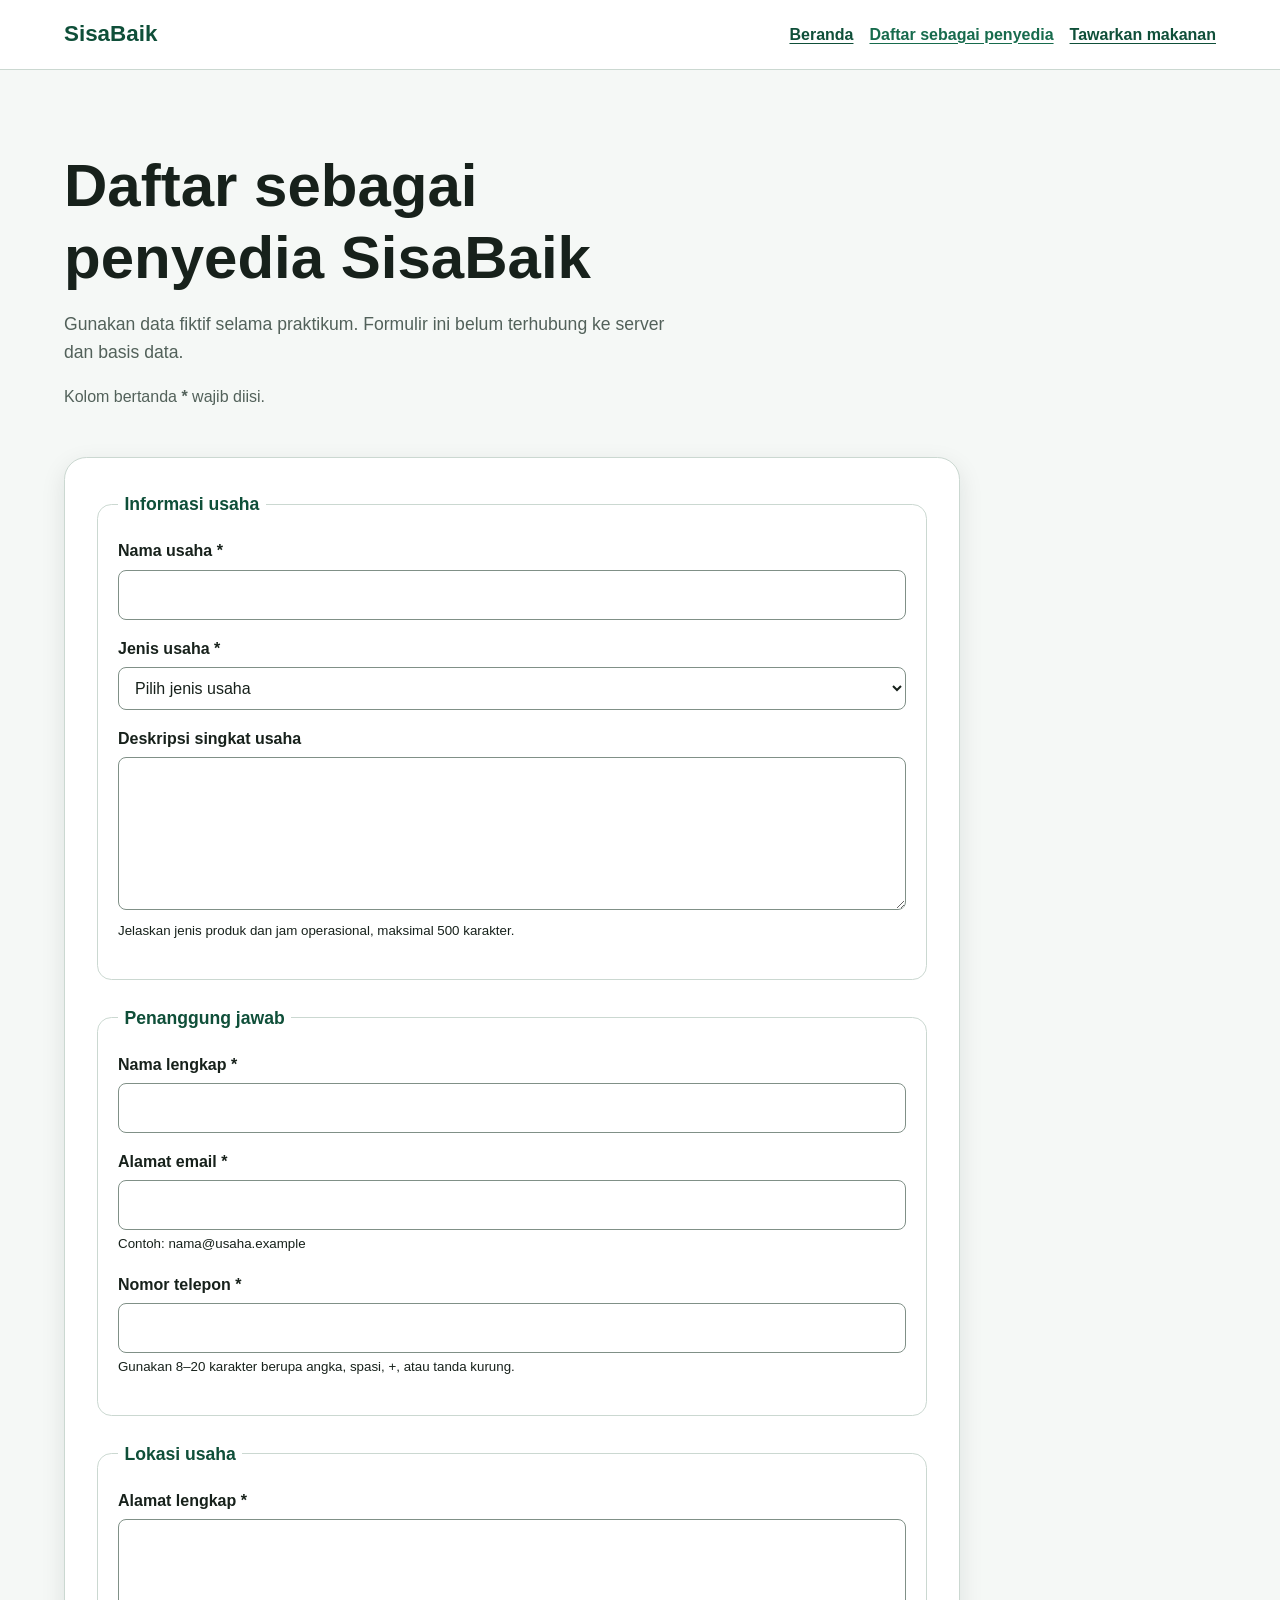
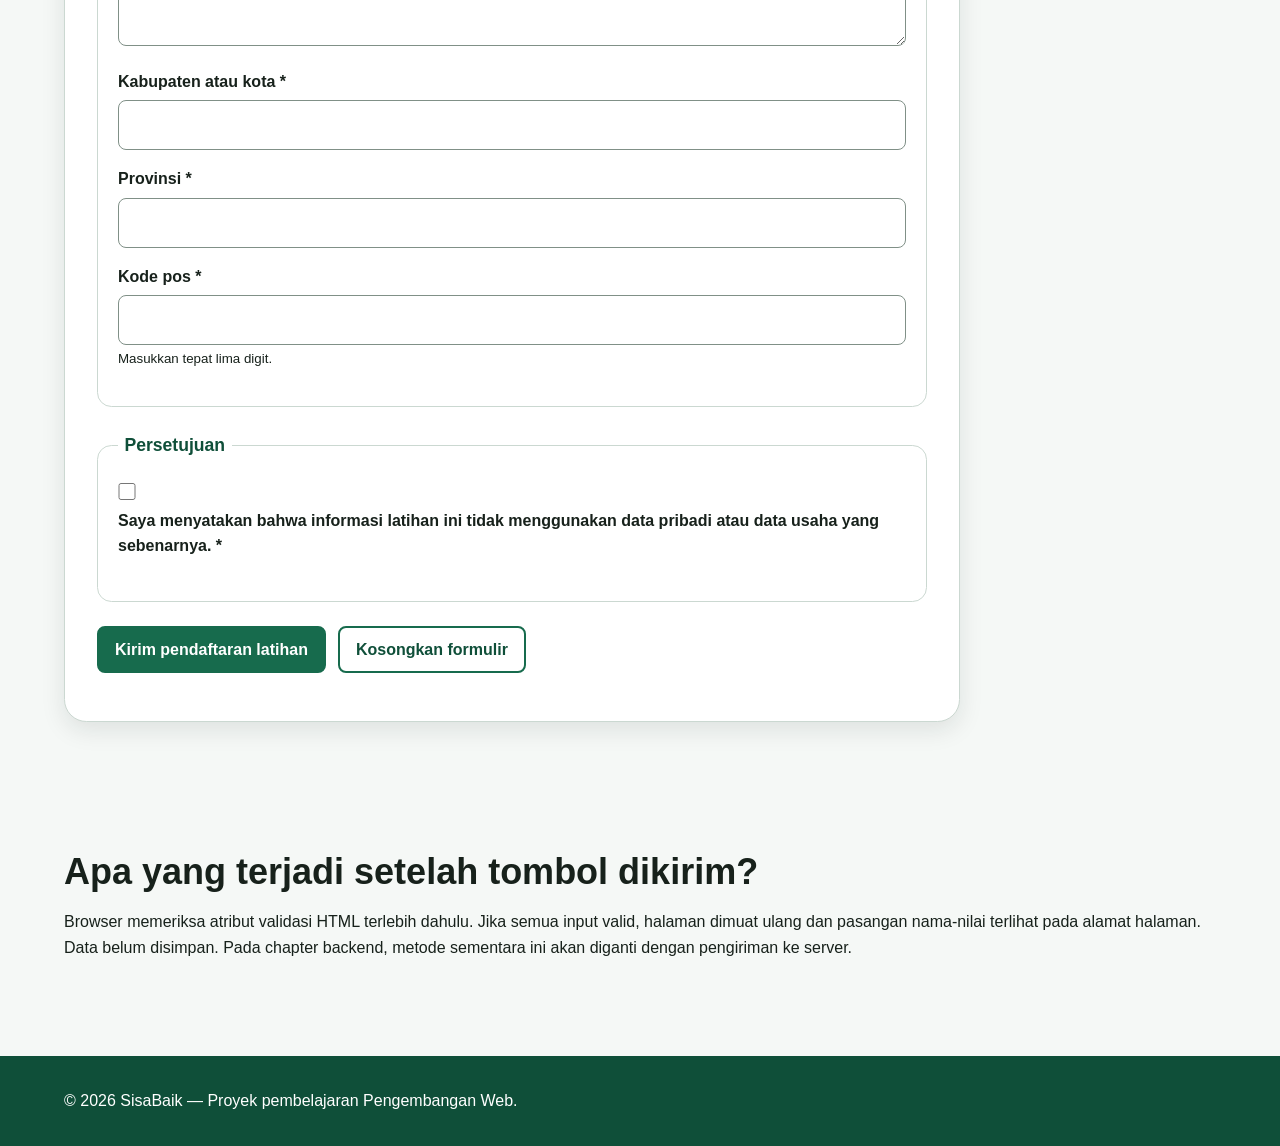
<file: daftar-penyedia.html>
<!doctype html>
<html lang="id">
<head> <script src="app.js" defer></script>
<meta charset="utf-8">
<meta name="viewport" content="width=device-width, initial-scale=1">
<meta name="description"
content="Formulir prototipe untuk mendaftarkan usaha sebagai penyedia makanan di SisaBaik."
>
<title>Daftar Penyedia | SisaBaik</title>
<link rel="stylesheet" href="style.css">
</head>
<body>
<a class="skip-link" href="#konten-utama">Lewati ke konten utama</a>

<header class="site-header">
<div class="container header-layout">
<p class="brand">SisaBaik</p>
<nav aria-label="Navigasi utama">
<ul class="nav-list">
<li><a href="index.html">Beranda</a></li>
<li>
<a href="daftar-penyedia.html" aria-current="page"> Daftar sebagai penyedia
</a>
</li>
<li><a href="tawarkan-makanan.html">Tawarkan makanan</a></li>
</ul>
</nav>
</div>
</header>

<main class="container" id="konten-utama" tabindex="-1">
<div class="page-heading">
<h1>Daftar sebagai penyedia SisaBaik</h1>
<p class="lead">
Gunakan data fiktif selama praktikum. Formulir ini belum terhubung ke server dan basis data.
</p>
<p class="required-note" id="petunjuk-wajib">Kolom bertanda <strong>*</strong> wajib diisi.</p>
</div>

<form
class="form-card" action="daftar-penyedia.html" method="get"
aria-describedby="petunjuk-wajib"
>
<fieldset class="form-section">
<legend>Informasi usaha</legend>

<p>
<label for="nama-usaha">Nama usaha *</label><br>
<input type="text" id="nama-usaha"
name="nama_usaha" autocomplete="organization" minlength="3" maxlength="100"
required
>
</p>

<p>
<label for="jenis-usaha">Jenis usaha *</label><br>
<select id="jenis-usaha" name="jenis_usaha" required>
<option value="">Pilih jenis usaha</option>
<option value="restoran">Restoran</option>
<option value="toko-roti">Toko roti</option>
<option value="katering">Katering</option>
<option value="ritel">Toko ritel</option>
<option value="hotel">Hotel atau penginapan</option>
<option value="lainnya">Lainnya</option>
</select>
</p>

<p>
<label for="deskripsi-usaha">Deskripsi singkat usaha</label><br>
<textarea id="deskripsi-usaha"
name="deskripsi_usaha" rows="5" maxlength="500"
aria-describedby="bantuan-deskripsi"
></textarea><br>
<small id="bantuan-deskripsi">
Jelaskan jenis produk dan jam operasional, maksimal 500 karakter.
</small>
</p>
</fieldset>

<fieldset class="form-section">
<legend>Penanggung jawab</legend>

<p>
<label for="nama-penanggung-jawab">Nama lengkap *</label><br>
<input type="text"
id="nama-penanggung-jawab" name="nama_penanggung_jawab" autocomplete="name" minlength="3"
maxlength="100" required
>
</p>
<p>
<label for="email">Alamat email *</label><br>
<input type="email" id="email" name="email"
autocomplete="email" maxlength="254"
aria-describedby="bantuan-email" required
><br>
<small id="bantuan-email">Contoh: nama@usaha.example</small>
</p>

<p>
<label for="telepon">Nomor telepon *</label><br>
<input type="tel" id="telepon"
name="telepon" autocomplete="tel" inputmode="tel" pattern="[0-9+() ]{8,20}"
aria-describedby="bantuan-telepon" required
><br>
<small id="bantuan-telepon">
Gunakan 8–20 karakter berupa angka, spasi, +, atau tanda kurung.
</small>
</p>
</fieldset>

<fieldset class="form-section">
<legend>Lokasi usaha</legend>

<p>
<label for="alamat">Alamat lengkap *</label><br>
<textarea id="alamat" name="alamat" rows="4"
autocomplete="street-address" minlength="10" maxlength="250"
required
></textarea>
</p>
<p>
<label for="kota">Kabupaten atau kota *</label><br>
<input type="text" id="kota" name="kota"
autocomplete="address-level2" maxlength="100"
required
>
</p>

<p>
<label for="provinsi">Provinsi *</label><br>
<input type="text" id="provinsi" name="provinsi"
autocomplete="address-level1" maxlength="100"
required
>
</p>
<p>
<label for="kode-pos">Kode pos *</label><br>
<input type="text" id="kode-pos"
name="kode_pos" autocomplete="postal-code" inputmode="numeric" pattern="[0-9]{5}"
aria-describedby="bantuan-kode-pos" required
><br>
<small id="bantuan-kode-pos">Masukkan tepat lima digit.</small>
</p>
</fieldset>

<fieldset class="form-section">
<legend>Persetujuan</legend>
<p>
<input type="checkbox" id="persetujuan" name="persetujuan" value="setuju" required
>
<label for="persetujuan">
Saya menyatakan bahwa informasi latihan ini tidak menggunakan data pribadi atau data usaha yang sebenarnya. *
</label>
</p>
</fieldset>

<p class="form-actions">
<button class="button" type="submit">Kirim pendaftaran latihan</button>
<button class="button button-secondary" type="reset">Kosongkan formulir</button>
</p>
</form>

<section class="section" aria-labelledby="catatan-prototipe">
<h2 id="catatan-prototipe">Apa yang terjadi setelah tombol dikirim?</h2>
<p>
Browser memeriksa atribut validasi HTML terlebih dahulu. Jika semua input valid, halaman dimuat ulang dan pasangan nama-nilai terlihat pada alamat halaman. Data belum disimpan. Pada chapter backend, metode sementara ini akan diganti dengan pengiriman ke server.
</p>
</section>
</main>

<footer class="site-footer">
<div class="container footer-layout">
<p>&copy; 2026 SisaBaik — Proyek pembelajaran Pengembangan Web.</p>
</div>
</footer>
</body>
</html>
</file>
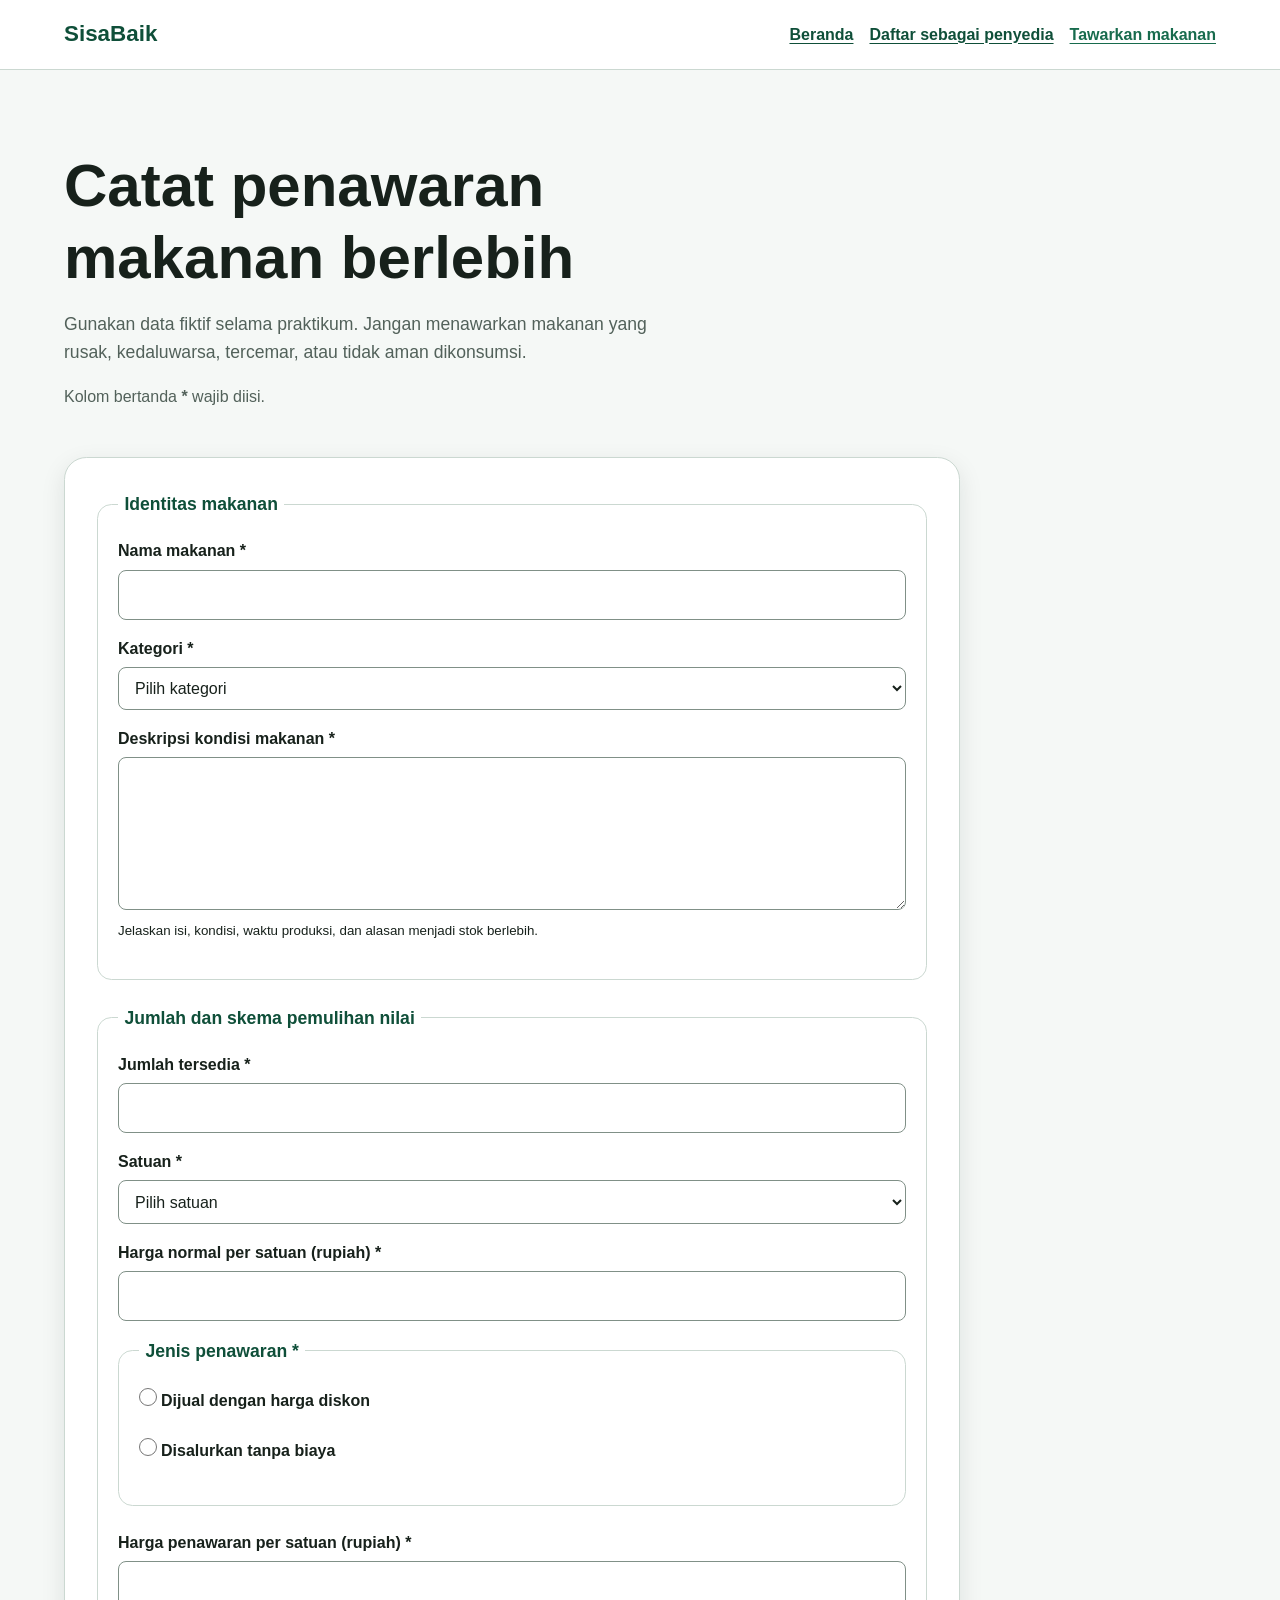
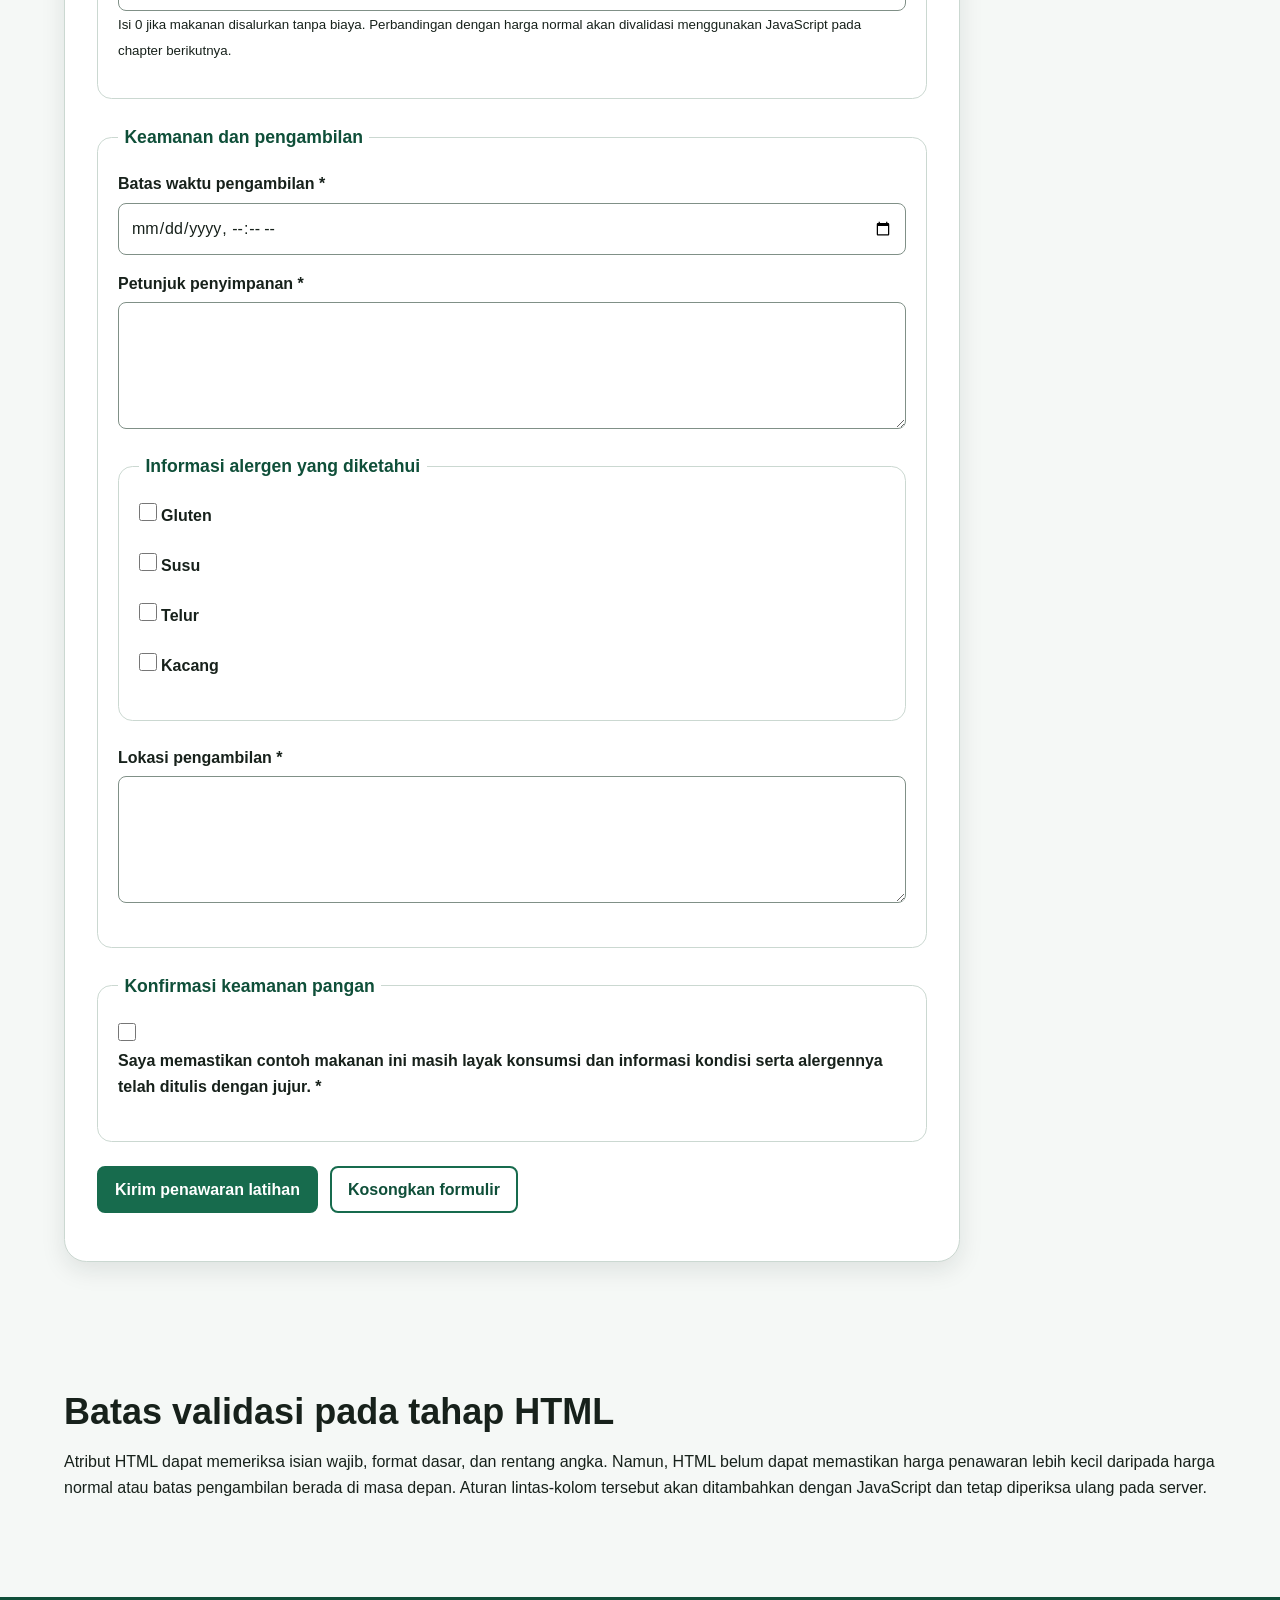
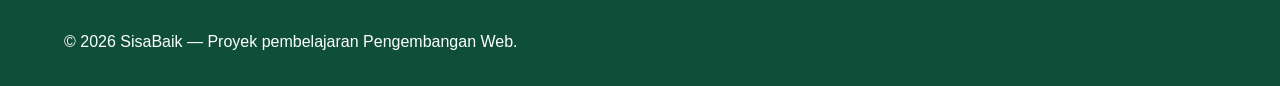
<file: tawarkan-makanan.html>
<!doctype html>
<html lang="id">
<head><script src="app.js" defer></script>
<meta charset="utf-8">
<meta name="viewport" content="width=device-width, initial-scale=1">
<meta name="description"
content="Formulir prototipe untuk mencatat makanan berlebih yang akan ditawarkan melalui SisaBaik."
>
<title>Tawarkan Makanan | SisaBaik</title>
<link rel="stylesheet" href="style.css">
</head>
<body>
<a class="skip-link" href="#konten-utama">Lewati ke konten utama</a>

<header class="site-header">
<div class="container header-layout">
<p class="brand">SisaBaik</p>
<nav aria-label="Navigasi utama">
<ul class="nav-list">
<li><a href="index.html">Beranda</a></li>
<li><a href="daftar-penyedia.html">Daftar sebagai penyedia</a></li>
<li>
<a href="tawarkan-makanan.html" aria-current="page"> Tawarkan makanan
</a>
</li>
</ul>
</nav>
</div>
</header>

<main class="container" id="konten-utama" tabindex="-1">
<div class="page-heading">
<h1>Catat penawaran makanan berlebih</h1>
<p class="lead">
Gunakan data fiktif selama praktikum. Jangan menawarkan makanan yang rusak, kedaluwarsa, tercemar, atau tidak aman dikonsumsi.
</p>
<p class="required-note" id="petunjuk-wajib">Kolom bertanda <strong>*</strong> wajib diisi.</p>
</div>

<form id ="form-penawaran"
class="form-card" action="tawarkan-makanan.html" method="get"
aria-describedby="petunjuk-wajib"
>
<fieldset class="form-section">
<legend>Identitas makanan</legend>

<p>
<label for="nama-makanan">Nama makanan *</label><br>
<input type="text"
id="nama-makanan" name="nama_makanan" minlength="3" maxlength="120" required
>
</p>

<p>
<label for="kategori">Kategori *</label><br>
<select id="kategori" name="kategori" required>
<option value="">Pilih kategori</option>
<option value="makanan-siap-saji">Makanan siap saji</option>
<option value="roti-kue">Roti atau kue</option>
<option value="buah-sayur">Buah atau sayur</option>
<option value="minuman">Minuman</option>
<option value="bahan-pangan">Bahan pangan</option>
<option value="lainnya">Lainnya</option>
</select>
</p>

<p>
<label for="deskripsi-makanan">Deskripsi kondisi makanan *</label><br>
<textarea
id="deskripsi-makanan" name="deskripsi_makanan" rows="5"
minlength="20" maxlength="600"
aria-describedby="bantuan-deskripsi-makanan" required
></textarea><br>
<small id="bantuan-deskripsi-makanan">
Jelaskan isi, kondisi, waktu produksi, dan alasan menjadi stok berlebih.
</small>
</p>
</fieldset>

<fieldset class="form-section">
<legend>Jumlah dan skema pemulihan nilai</legend>
<p>
<label for="jumlah">Jumlah tersedia *</label><br>
<input type="number" id="jumlah" name="jumlah" min="1" max="1000" step="1" required
>
</p>
<p>
<label for="satuan">Satuan *</label><br>
<select id="satuan" name="satuan" required>
<option value="">Pilih satuan</option>
<option value="porsi">Porsi</option>
<option value="paket">Paket</option>
<option value="buah">Buah</option>
<option value="kilogram">Kilogram</option>
<option value="liter">Liter</option>
</select>
</p>

<p>
<label for="harga-normal">Harga normal per satuan (rupiah) *</label><br>
<input type="number" id="harga-normal"
name="harga_normal" min="0" max="10000000"
step="500" required
>
</p>

<fieldset class="form-section">
<legend>Jenis penawaran *</legend>
<p>
<input type="radio" id="jenis-diskon"
name="jenis_penawaran" value="diskon"
required
>
<label for="jenis-diskon">Dijual dengan harga diskon</label>
</p>
<p>
<input type="radio" id="jenis-donasi"
name="jenis_penawaran" value="donasi"
>
<label for="jenis-donasi">Disalurkan tanpa biaya</label>
</p>
</fieldset>

<p>
<label for="harga-pemulihan">Harga penawaran per satuan (rupiah) *</label><br>
<input type="number"
id="harga-pemulihan" name="harga_penawaran" min="0"
max="10000000"
step="500"
aria-describedby="bantuan-harga" required
><br>
<small id="bantuan-harga">
Isi 0 jika makanan disalurkan tanpa biaya. Perbandingan dengan
harga normal akan divalidasi menggunakan JavaScript pada chapter berikutnya.
</small>
</p>
</fieldset>

<fieldset class="form-section">
<legend>Keamanan dan pengambilan</legend>

<p>
<label for="batas-pengambilan">Batas waktu pengambilan *</label><br>
<input
type="datetime-local" id="batas-pengambilan" name="batas_pengambilan" required
>
</p>

<p>
<label for="petunjuk-penyimpanan">Petunjuk penyimpanan *</label><br>
<textarea
id="petunjuk-penyimpanan" name="petunjuk_penyimpanan" rows="4"
minlength="10" maxlength="300" required
></textarea>
</p>

<fieldset class="form-section">
<legend>Informasi alergen yang diketahui</legend>
<p>
<input type="checkbox" id="alergen-gluten" name="alergen" value="gluten">
<label for="alergen-gluten">Gluten</label>
</p>
<p>
<input type="checkbox" id="alergen-susu" name="alergen" value="susu">
<label for="alergen-susu">Susu</label>
</p>
<p>
<input type="checkbox" id="alergen-telur" name="alergen" value="telur">
<label for="alergen-telur">Telur</label>
</p>
<p>
<input type="checkbox" id="alergen-kacang" name="alergen" value="kacang">
<label for="alergen-kacang">Kacang</label>
</p>
</fieldset>

<p>
<label for="lokasi-pengambilan">Lokasi pengambilan *</label><br>
<textarea
id="lokasi-pengambilan" name="lokasi_pengambilan" rows="4" autocomplete="street-address" minlength="10" maxlength="250"
required
></textarea>
</p>
</fieldset>

<fieldset class="form-section">
<legend>Konfirmasi keamanan pangan</legend>
<p>
<input type="checkbox"
id="konfirmasi-keamanan" name="konfirmasi_keamanan" value="terkonfirmasi"
required
>
<label for="konfirmasi-keamanan">
Saya memastikan contoh makanan ini masih layak konsumsi dan informasi kondisi serta alergennya telah ditulis dengan jujur. *
</label>
</p>
</fieldset>
<p class="form-actions">
<button class="button" type="submit">Kirim penawaran latihan</button>
<button class="button button-secondary" type="reset">Kosongkan formulir</button>
</p>
</form> 

<section class="section" aria-labelledby="batas-validasi-html">
<h2 id="batas-validasi-html">Batas validasi pada tahap HTML</h2>
<p>
Atribut HTML dapat memeriksa isian wajib, format dasar, dan rentang angka. Namun, HTML belum dapat memastikan harga penawaran lebih kecil daripada harga normal atau batas pengambilan berada di masa depan.
Aturan lintas-kolom tersebut akan ditambahkan dengan JavaScript dan tetap diperiksa ulang pada server.
</p>
</section>
</main>
<footer class="site-footer">
<div class="container footer-layout">
<p>&copy; 2026 SisaBaik — Proyek pembelajaran Pengembangan Web.</p>
</div>
</footer>
</body>
</html>
</file>
<file: style.css>
:root {
  --color-primary: #176b4d;
  --color-primary-dark: #0f4f39;
  --color-primary-soft: #e8f5ef;
  --color-accent: #f2b84b;
  --color-text: #17211b;
  --color-muted: #52615a;
  --color-surface: #ffffff;
  --color-background: #f5f8f6;
  --color-border: #cbd8d1;
  --color-danger: #a52a2a;
  --shadow-card: 0 0.5rem 1.5rem rgb(23 33 27 / 10%);
  --radius-small: 0.5rem;
  --radius-medium: 0.9rem;
  --radius-large: 1.4rem;
  --content-width: 72rem;
}

*,
*:before,
*:after {
  box-sizing: border-box;
}

html {
  scroll-behavior: smooth;
}

body {
  margin: 0;
  background: var(--color-background);
  color: var(--color-text);
  font-family: Arial, Helvetica, sans-serif;
  font-size: 1rem;
  line-height: 1.6;
}
h1,
h2,
h3,
p {
  margin-block-start: 0;
}

h1,
h2,
h3 {
  line-height: 1.2;
}

h1 {
  max-width: 18ch;
  margin-block-end: 1rem;
  font-size: clamp(2rem, 7vw, 3.75rem);
}

h2 {
  margin-block-end: 1rem;
  font-size: clamp(1.5rem, 4vw, 2.25rem);
}

h3 {
  margin-block-end: 0.6rem;
  font-size: 1.2rem;
}

a {
  color: var(--color-primary-dark);
  text-underline-offset: 0.2em;
}

a:hover {
    text-decoration-thickness: 0.18em;
}

:focus-visible {
  outline: 0.2rem solid var(--color-accent);
  outline-offset: 0.2rem;
}

.skip-link {
  position: absolute;
  inset-block-start: 0.5rem;
  inset-inline-start: 0.5rem;
  z-index: 100;
  padding: 0.7rem 1rem;
  border-radius: var(--radius-small);
  background: var(--color-text);
  color: var(--color-surface);
  transform: translateY(-180%);
}

.skip-link:focus {
  transform: translateY(0);
}

.container {
  width: min(100% - 2rem, var(--content-width));
  margin-inline: auto;
}

.site-header {
  background: var(--color-surface);
  border-block-end: 0.0625rem solid var(--color-border);
}

.header-layout {
  display: flex;
  flex-direction: column;
  gap: 0.75rem;
  padding-block: 1rem;
}

.brand {
  margin: 0;
  color: var(--color-primary-dark);
  font-size: 1.4rem;
  font-weight: 700;
}

.nav-list {
  display: flex;
  flex-wrap: wrap;
  gap: 0.5rem 1rem;
  margin: 0;
  padding: 0;
  list-style: none;
}

.nav-list a {
  display: inline-block;
  padding-block: 0.35rem;
  font-weight: 700;
}

.nav-list a[aria-current="page"] {
  color: var(--color-primary);
  text-underline-offset: 0.2em;
}

.hero {
  padding-block: clamp(3rem, 10vw, 7rem);
  background:
    linear-gradient(135deg, rgb(232 245 239 / 95%), rgb(255 255 255 / 92%));
    }

.hero-layout {
  display: grid;
  gap: 2rem;
  align-items: center;
}

.eyebrow {
  margin-block-end: 0.5rem;
  color: var(--color-primary-dark);
  font-weight: 700;
  letter-spacing: 0.05em;
  text-transform: uppercase;
}

.lead {
  max-width: 62ch;
  color: var(--color-muted);
  font-size: 1.1rem;
}

.hero-panel {
  padding: 1.5rem;
  border: 0.0625rem solid var(--color-border);
  border-radius: var(--radius-large);
  background: var(--color-surface);
  box-shadow: var(--shadow-card);
}

.hero-panel strong {
  display: block;
  color: var(--color-primary-dark);
  font-size: 2rem;
}
.button-group,
.form-actions {
  display: flex;
  flex-wrap: wrap;
  gap: 0.75rem;
  align-items: center;
}

.button {
  display: inline-block;
  padding: 0.75rem 1rem;
  border: 0.125rem solid var(--color-primary);
  border-radius: var(--radius-small);
  background: var(--color-primary);
  color: var(--color-surface);
  font: inherit;
  font-weight: 700;
  line-height: 1.2;
  text-decoration: none;
  cursor: pointer;
}

.button:hover {
  background: var(--color-primary-dark);
  border-color: var(--color-primary-dark);
}

.button-secondary {
  background: transparent;
  color: var(--color-primary-dark);
}

.section {
  padding-block: clamp(2.5rem, 7vw, 5rem);
}
.section-alt {
  background: var(--color-surface);
}

.section-intro {
  max-width: 65ch;
  color: var(--color-muted);
}

.steps-grid,
.benefit-grid,
.offer-grid {
  display: grid;
  grid-template-columns: 1fr;
  gap: 1rem;
}

.card {
  padding: 1.25rem;
  border: 0.0625rem solid var(--color-border);
  border-radius: var(--radius-medium);
  background: var(--color-surface);
  box-shadow: var(--shadow-card);
}

.step-number {
  display: inline-grid;
  width: 2.25rem;
  height: 2.25rem;
  margin-block-end: 0.75rem;
  place-items: center;
  border-radius: 50%;
  background: var(--color-primary-soft);
  color: var(--color-primary-dark);
  font-weight: 700;
}
.offer-card {
  display: flex;
  flex-direction: column;
  overflow: hidden;
  border: 0.0625rem solid var(--color-border);
  border-radius: var(--radius-medium);
  background: var(--color-surface);
  box-shadow: var(--shadow-card);
}

.offer-card__visual {
  min-height: 8rem;
  background: linear-gradient(135deg, var(--color-primary), var(--color-primary-dark));
}

.offer-card__content {
  display: flex;
  flex: 1;
  flex-direction: column;
  padding: 1.25rem;
}

.offer-card__meta {
  color: var(--color-muted);
}

.offer-card__price {
  margin-block-start: auto;
  font-size: 1.15rem;
}

.badge {
  display: inline-block;
  width: fit-content;
  margin-block-end: 0.75rem;
  padding: 0.25rem 0.6rem;
  border-radius: 999px;
  background: var(--color-primary-soft);
  color: var(--color-primary-dark);
  font-size: 0.85rem;
  font-weight: 700;
}

.notice {
  padding: 1rem;
  border-inline-start: 0.3rem solid var(--color-primary);
  border-radius: var(--radius-small);
  background: var(--color-primary-soft);
}

.page-heading {
  padding-block: clamp(2.5rem, 7vw, 5rem) 2rem;
}

.form-card {
  max-width: 56rem;
  margin-block-end: 3rem;
  padding: clamp(1rem, 4vw, 2rem);
  border: 0.0625rem solid var(--color-border);
  border-radius: var(--radius-large);
  background: var(--color-surface);
  box-shadow: var(--shadow-card);
}

.form-section {
  margin: 0 0 1.5rem;
  padding: 1.25rem;
  border: 0.0625rem solid var(--color-border);
  border-radius: var(--radius-medium);
}
.form-section legend {
  padding-inline: 0.4rem;
  color: var(--color-primary-dark);
  font-size: 1.1rem;
  font-weight: 700;
}

label {
  display: inline-block;
  margin-block-end: 0.35rem;
  font-weight: 700;
}

input,
select,
textarea {
  width: 100%;
  padding: 0.7rem 0.75rem;
  border: 0.0625rem solid #809087;
  border-radius: var(--radius-small);
  background: var(--color-surface);
  color: var(--color-text);
  font: inherit;
}

textarea {
  resize: vertical;
}

input:focus,
select:focus,
textarea:focus {
  border-color: var(--color-primary-dark);
}

input[type="checkbox"],
input[type="radio"] {
  width: 1.1rem;
  height: 1.1rem;
  margin: 0.2rem 0 0;
  accent-color: var(--color-primary);
}

.required-note {
  color: var(--color-muted);
}

.site-footer {
  padding-block: 2rem;
  background: var(--color-primary-dark);
  color: var(--color-surface);
}

.site-footer a {
  color: var(--color-surface);
}

.footer-layout {
  display: flex;
  flex-direction: column;
  gap: 0.5rem;
}

.footer-layout p,
.footer-layout address {
  margin: 0;
}

@media (min-width: 48rem) {
  .header-layout {
    flex-direction: row;
    justify-content: space-between;
    align-items: center;
  }

  .hero-layout {
    grid-template-columns: minmax(0, 1.5fr) minmax(15rem, 0.7fr);
  }

  .steps-grid,
  .benefit-grid {
    grid-template-columns: repeat(3, minmax(0, 1fr));
  }

  .offer-grid {
    grid-template-columns: repeat(2, minmax(0, 1fr));
  }

  .footer-layout {
    flex-direction: row;
    justify-content: space-between;
    align-items: center;
  }
}

@media (min-width: 68rem) {
  .offer-grid {
    grid-template-columns: repeat(3, minmax(0, 1fr));
  }
}

@media (prefers-reduced-motion: reduce) {
  html {
    scroll-behavior: auto;
  }
}

.filter-panel { display:grid; gap:1rem; margin-block:1.5rem; padding:1rem; border:0.0625rem solid var(--color-border); border-radius:var(--radius-medium); background:var(--color-surface); }
.filter-panel p { margin:0; }
.status-message { min-height:1.6em; color:var(--color-muted); }
.cart-summary { margin-block-start:1.5rem; padding:1rem; border-radius:var(--radius-medium); background:var(--color-primary-soft); }
.error-message { color:var(--color-danger); font-weight:700; }
@media (min-width:48rem) { .filter-panel { grid-template-columns:repeat(2,minmax(0,1fr)); } }
</file>
